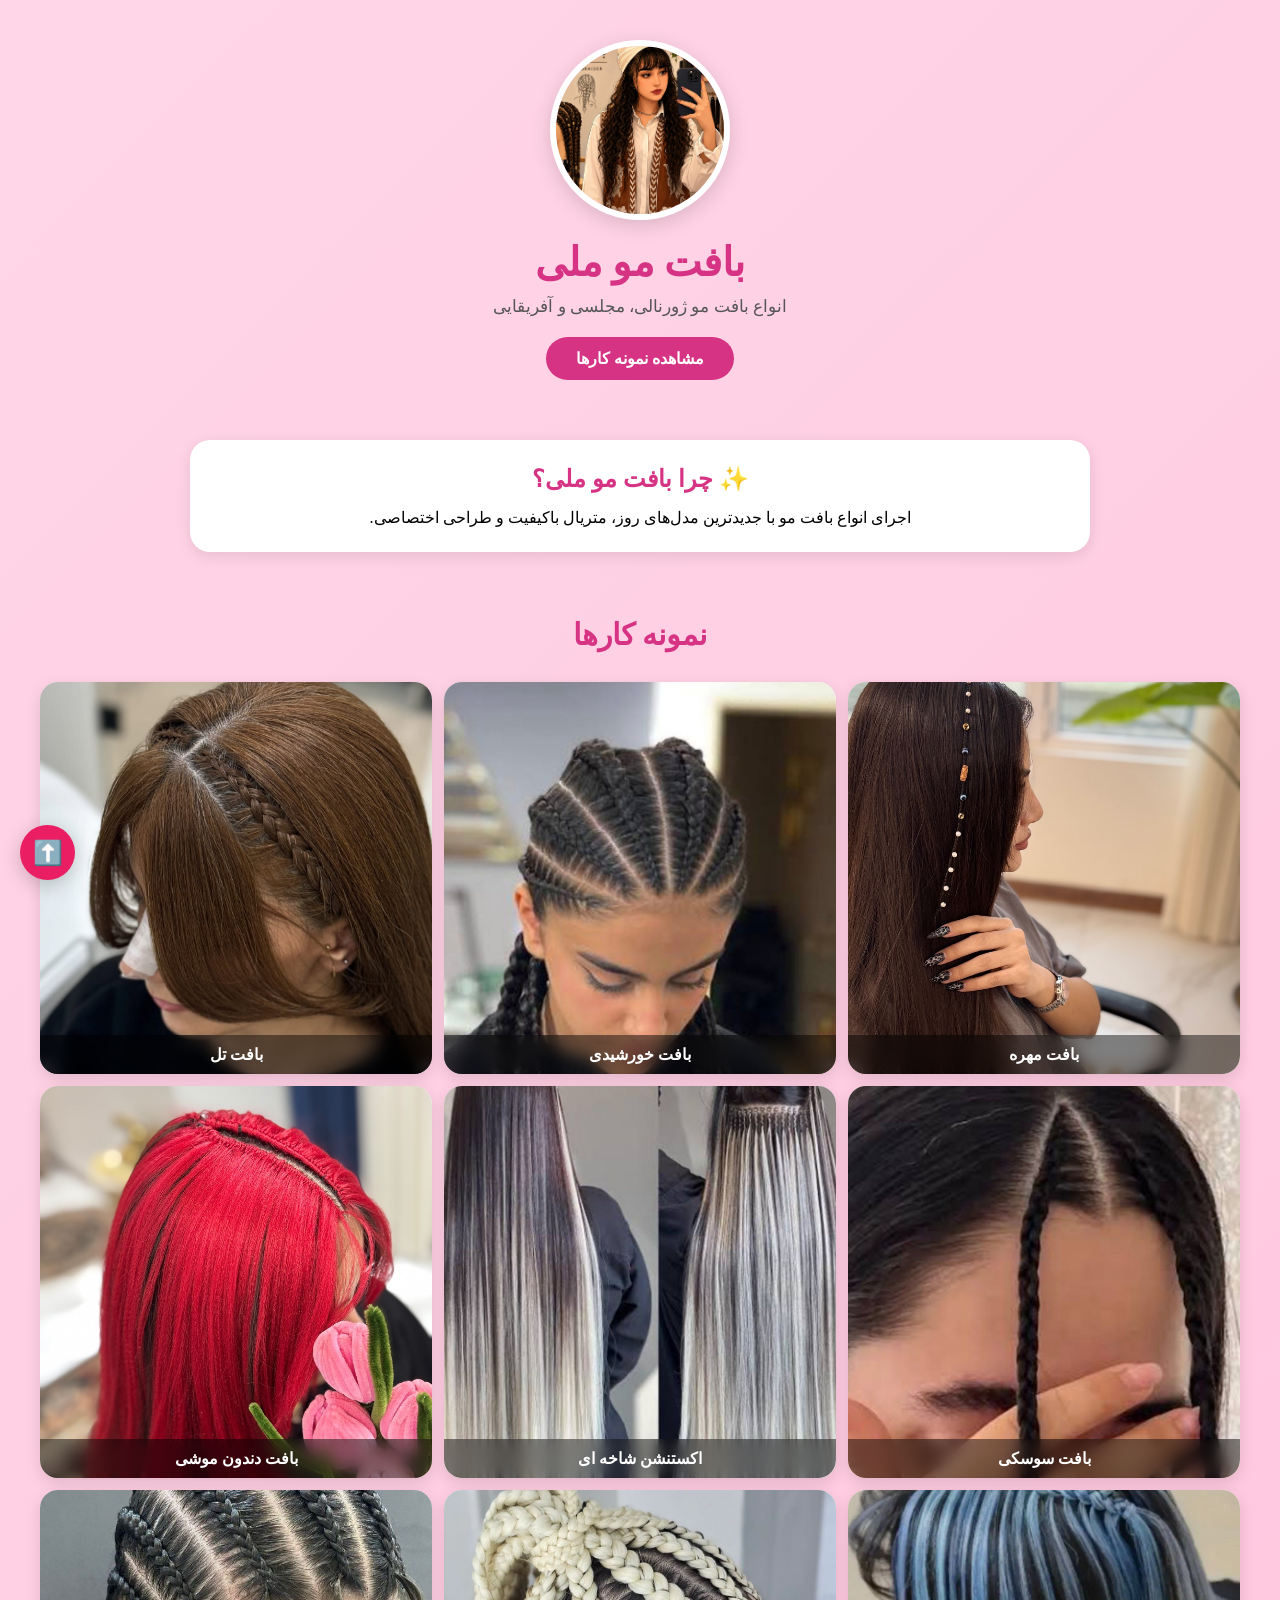
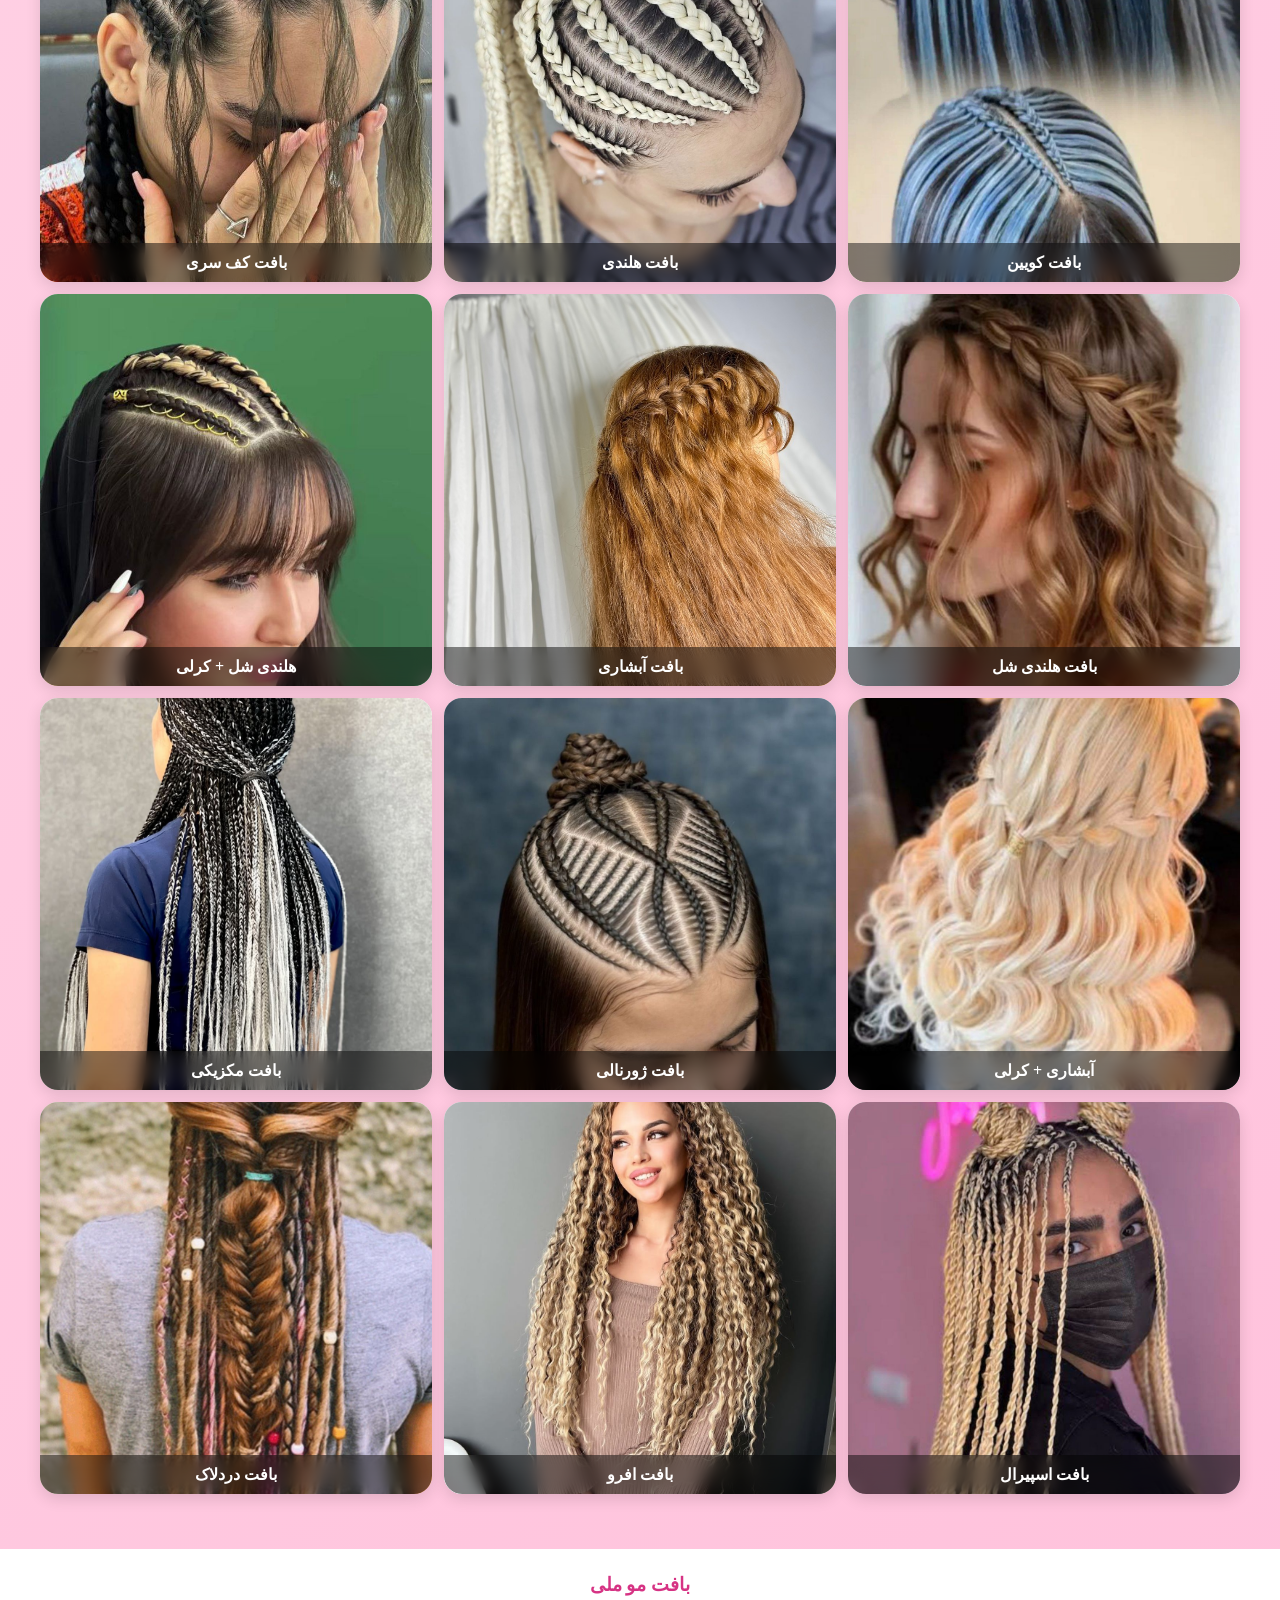
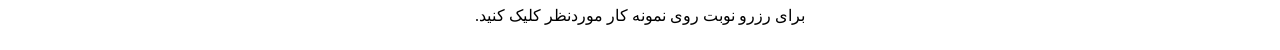
<file: index.html>
<!DOCTYPE html>
<html lang="fa" dir="rtl">

<head>
<meta charset="UTF-8">
<meta name="viewport" content="width=device-width, initial-scale=1.0">
<title>بافت مو ملی</title>

<link rel="stylesheet" href="style.css">

</head>

<body>

<header class="hero">

<img src="profile.jpg" class="profile">

<h1>بافت مو ملی</h1>

<p class="subtitle">
انواع بافت مو ژورنالی، مجلسی و آفریقایی
</p>

<a href="#gallery" class="hero-btn">
مشاهده نمونه کارها
</a>

</header>

<section class="about">

<h2>✨ چرا بافت مو ملی؟</h2>

<p>
اجرای انواع بافت مو با جدیدترین مدل‌های روز، متریال باکیفیت و طراحی اختصاصی.
</p>

</section>

<section class="gallery">

<h2 class="section-title">
نمونه کارها
</h2>

<!-- فقط این div برای گرید -->
<div class="grid" id="gallery"></div>

</section>

<footer>

<h3>بافت مو ملی</h3>

<p>
برای رزرو نوبت روی نمونه کار موردنظر کلیک کنید.
</p>

</footer>

<a class="floating-btn"
href="javascript:void(0)"
onclick="window.scrollTo({top:0,behavior:'smooth'})">

⬆️

</a>

<script src="script.js"></script>

</body>

</html>
</file>
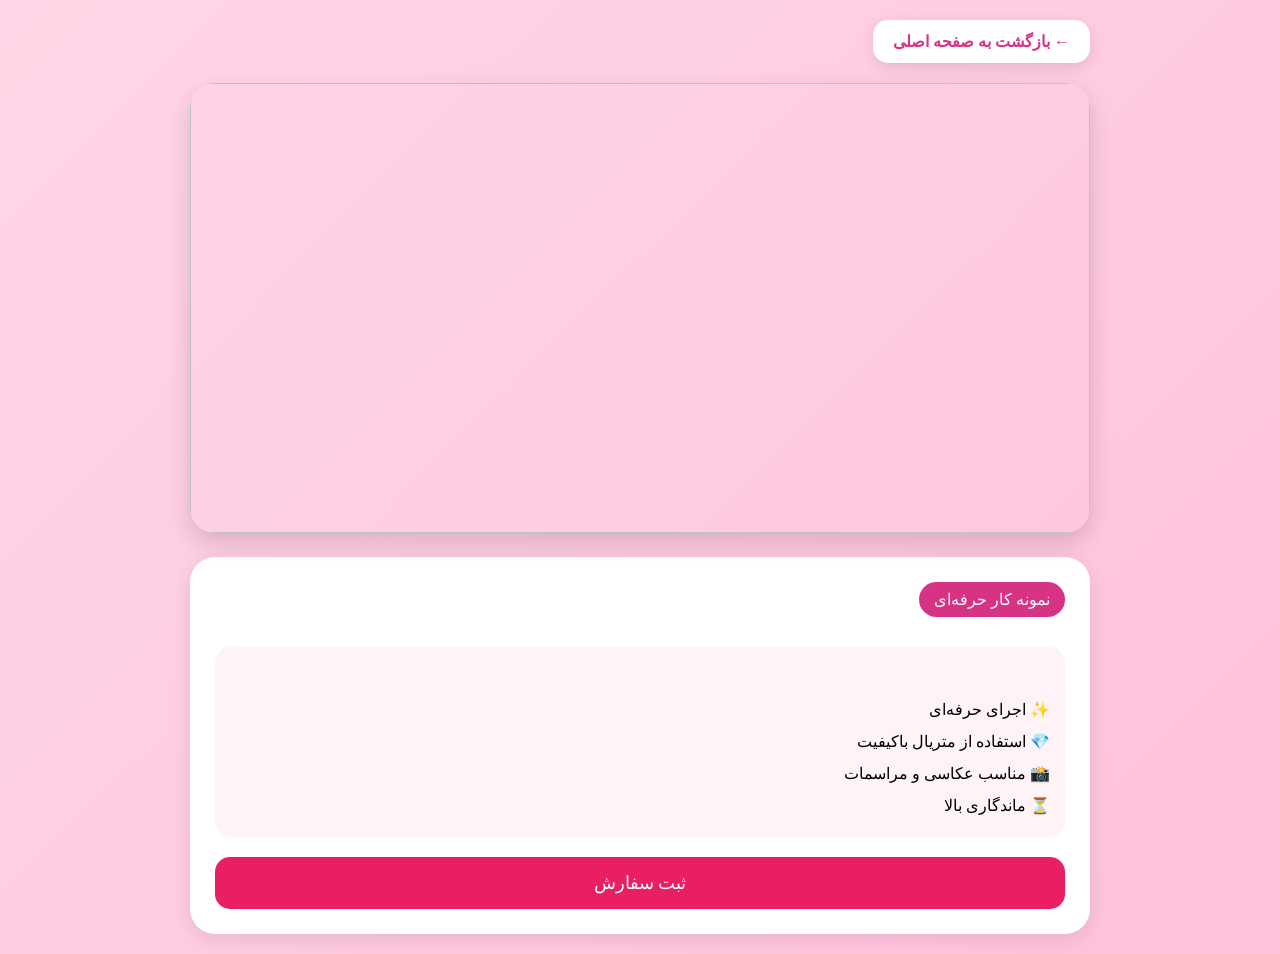
<file: service.html>
<!DOCTYPE html>
<html lang="fa" dir="rtl">

<head>

<meta charset="UTF-8">

<meta name="viewport" content="width=device-width, initial-scale=1.0">

<title>جزئیات بافت</title>

<style>

*{
margin:0;
padding:0;
box-sizing:border-box;
font-family:tahoma;
}

body{
background:linear-gradient(135deg,#ffd6e7,#ffc2dc);
padding:20px;
}

.container{
max-width:900px;
margin:auto;
}

.back-btn{
display:inline-block;
margin-bottom:20px;
padding:12px 20px;
background:white;
border-radius:15px;
text-decoration:none;
color:#d63384;
font-weight:bold;
box-shadow:0 5px 15px rgba(0,0,0,.1);
}

.main-image{
width:100%;
height:450px;
object-fit:cover;
border-radius:25px;
box-shadow:0 10px 25px rgba(0,0,0,.15);
}

.box{
background:white;
padding:25px;
border-radius:25px;
margin-top:20px;
box-shadow:0 5px 20px rgba(0,0,0,.1);
}

.title{
font-size:35px;
color:#d63384;
margin-bottom:15px;
}

.price{
font-size:25px;
font-weight:bold;
color:#e91e63;
margin:15px 0;
}

.info{
background:#fff3f8;
padding:15px;
border-radius:15px;
margin-top:15px;
line-height:2;
}

.order-btn{
width:100%;
padding:15px;
margin-top:20px;
border:none;
border-radius:15px;
background:#e91e63;
color:white;
font-size:18px;
cursor:pointer;
}

.contact-box{
display:none;
margin-top:20px;
background:#fff3f8;
padding:20px;
border-radius:15px;
}

.contact-item{
background:white;
padding:15px;
border-radius:15px;
margin-top:10px;
}

.copy-btn{
width:100%;
padding:10px;
margin-top:10px;
border:none;
border-radius:10px;
background:#d63384;
color:white;
cursor:pointer;
}

.badge{
display:inline-block;
padding:8px 15px;
background:#d63384;
color:white;
border-radius:30px;
margin-bottom:15px;
}

@media(max-width:768px){

.main-image{
height:280px;
}

.title{
font-size:28px;
}

}

</style>

</head>

<body>

<div class="container">

<a href="index.html" class="back-btn">
← بازگشت به صفحه اصلی
</a>

<img id="serviceImage" class="main-image">

<div class="box">

<div class="badge">
نمونه کار حرفه‌ای
</div>

<h1 id="serviceTitle" class="title"></h1>

<p class="price" id="servicePrice"></p>

<div class="info">

<p id="serviceDescription"></p>

<br>

<p>✨ اجرای حرفه‌ای</p>

<p>💎 استفاده از متریال باکیفیت</p>

<p>📸 مناسب عکاسی و مراسمات</p>

<p>⏳ ماندگاری بالا</p>

</div>

<button class="order-btn" onclick="showContact()">
ثبت سفارش
</button>

<div class="contact-box" id="contactBox">

<h3>راه‌های ارتباطی</h3>

<div class="contact-item">

<p>📞 شماره تماس</p>

<p><b>+989199029625</b></p>

<button class="copy-btn"
onclick="copyText('+989199029625')">
کپی شماره
</button>

</div>

<div class="contact-item">

<p>💬 آیدی روبیکا</p>

<p><b>@M_farhadi_84</b></p>

<button class="copy-btn"
onclick="copyText('@M_farhadi_84')">
کپی آیدی
</button>

</div>

</div>

</div>

</div>

<script>

const item = JSON.parse(
localStorage.getItem("selectedService")
);

if(item){

document.getElementById("serviceTitle").innerText =
item.name;

document.getElementById("servicePrice").innerText =
item.price;

document.getElementById("serviceDescription").innerText =
item.description;

document.getElementById("serviceImage").src =
item.image;

}

function showContact(){

document.getElementById("contactBox").style.display =
"block";

}

function copyText(text){

navigator.clipboard.writeText(text);

alert("کپی شد ✅");

}

</script>

</body>

</html>
</file>
<file: style.css>
*{
margin:0;
padding:0;
box-sizing:border-box;
font-family:tahoma;
scroll-behavior:smooth;
}

body{
background:linear-gradient(135deg,#ffd6e7,#ffc2dc);
min-height:100vh;
}

/* هدر */

.hero{
text-align:center;
padding:40px 20px;
}

.profile{
width:180px;
height:180px;
border-radius:50%;
object-fit:cover;
border:6px solid white;
box-shadow:0 5px 20px rgba(0,0,0,.15);
}

.hero h1{
margin-top:15px;
font-size:40px;
color:#d63384;
}

.subtitle{
margin-top:10px;
font-size:17px;
color:#555;
}

.hero-btn{
display:inline-block;
margin-top:20px;
padding:12px 30px;
background:#d63384;
color:white;
text-decoration:none;
border-radius:30px;
font-weight:bold;
transition:.3s;
}

.hero-btn:hover{
transform:scale(1.05);
}

/* درباره ما */

.about{
max-width:900px;
margin:20px auto;
background:white;
padding:25px;
border-radius:20px;
box-shadow:0 4px 15px rgba(0,0,0,.1);
text-align:center;
}

.about h2{
color:#d63384;
margin-bottom:15px;
}

/* عنوان بخش */

.section-title{
text-align:center;
margin:30px 0;
color:#d63384;
font-size:30px;
}

/* گالری */

.gallery{
padding:15px;
}

.grid{
display:grid;
grid-template-columns:repeat(3,1fr);
gap:12px;
max-width:1200px;
margin:auto;
}

.card{
position:relative;
overflow:hidden;
border-radius:18px;
cursor:pointer;
background:white;
box-shadow:0 5px 15px rgba(0,0,0,.12);
transition:.3s;
}

.card:hover{
transform:translateY(-5px);
}

.card img{
width:100%;
aspect-ratio:1/1;
object-fit:cover;
display:block;
transition:.5s;
}

.card:hover img{
transform:scale(1.1);
}

.card-title{
position:absolute;
bottom:0;
right:0;
left:0;
padding:10px;
text-align:center;
background:rgba(0,0,0,.45);
backdrop-filter:blur(8px);
color:white;
font-weight:bold;
}

/* فوتر */

footer{
margin-top:40px;
background:white;
padding:25px;
text-align:center;
}

footer h3{
color:#d63384;
margin-bottom:10px;
}

/* دکمه شناور */

.floating-btn{
position:fixed;
bottom:20px;
left:20px;
width:55px;
height:55px;
display:flex;
align-items:center;
justify-content:center;
background:#e91e63;
color:white;
font-size:24px;
text-decoration:none;
border-radius:50%;
box-shadow:0 5px 20px rgba(0,0,0,.2);
}

/* موبایل */

@media(max-width:768px){

.profile{
width:140px;
height:140px;
}

.hero h1{
font-size:30px;
}

.grid{
gap:8px;
}

.card-title{
font-size:12px;
}

}

@media(max-width:480px){

.grid{
grid-template-columns:repeat(3,1fr);
gap:6px;
}

.profile{
width:120px;
height:120px;
}

.hero h1{
font-size:25px;
}

.subtitle{
font-size:14px;
}

.card-title{
font-size:10px;
padding:6px;
}

}
</file>
